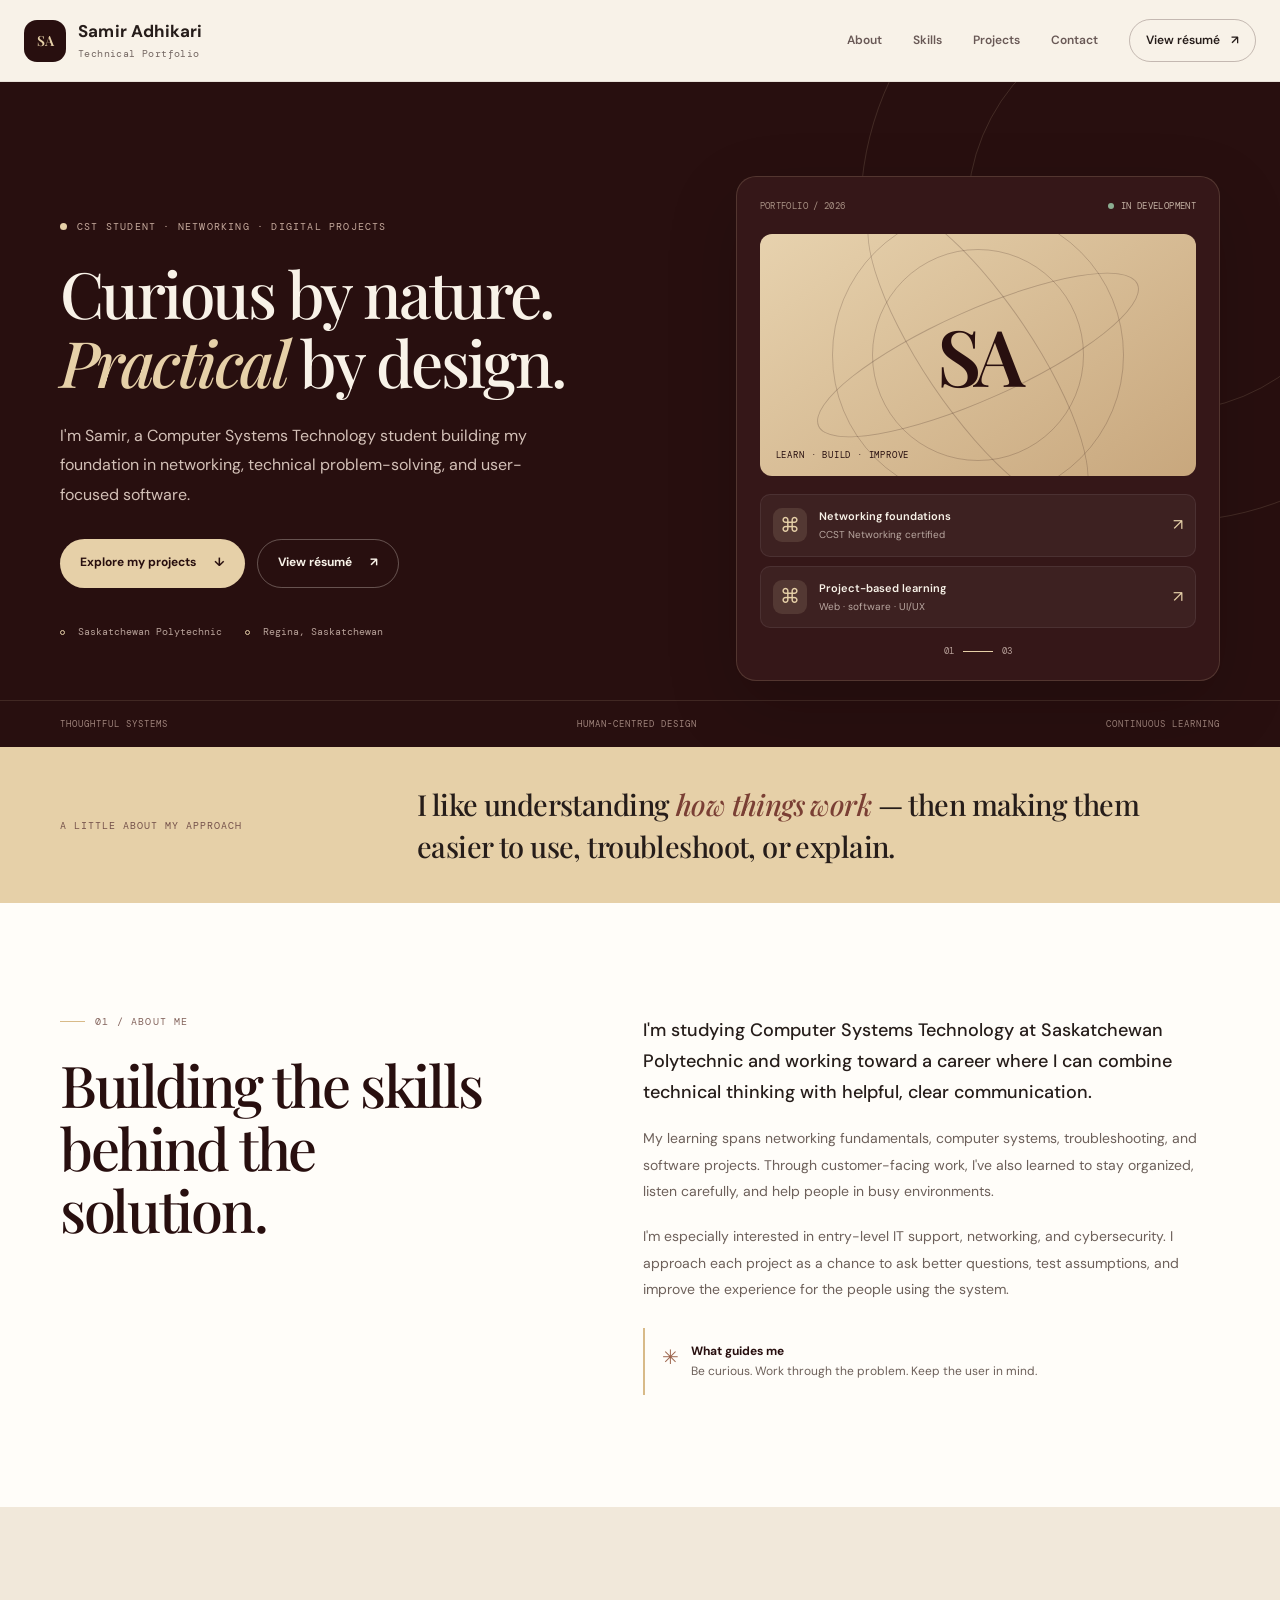
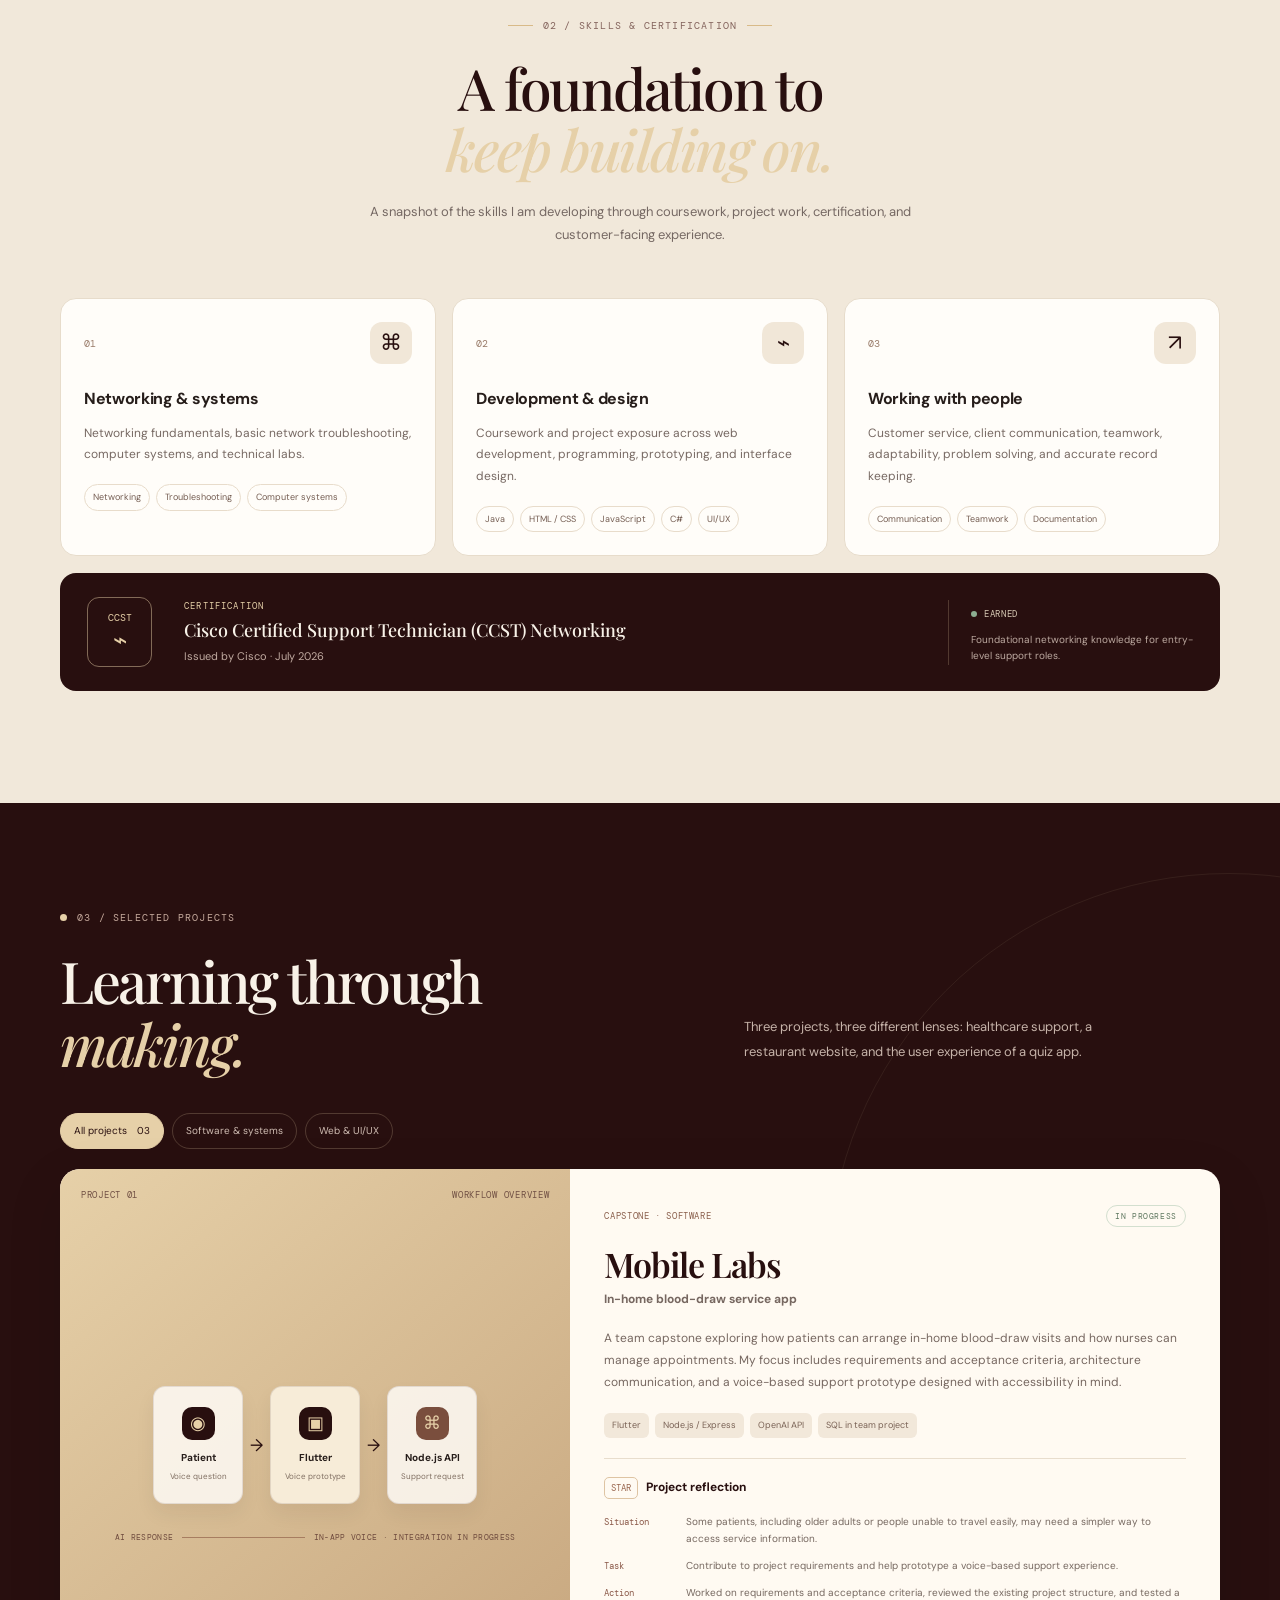
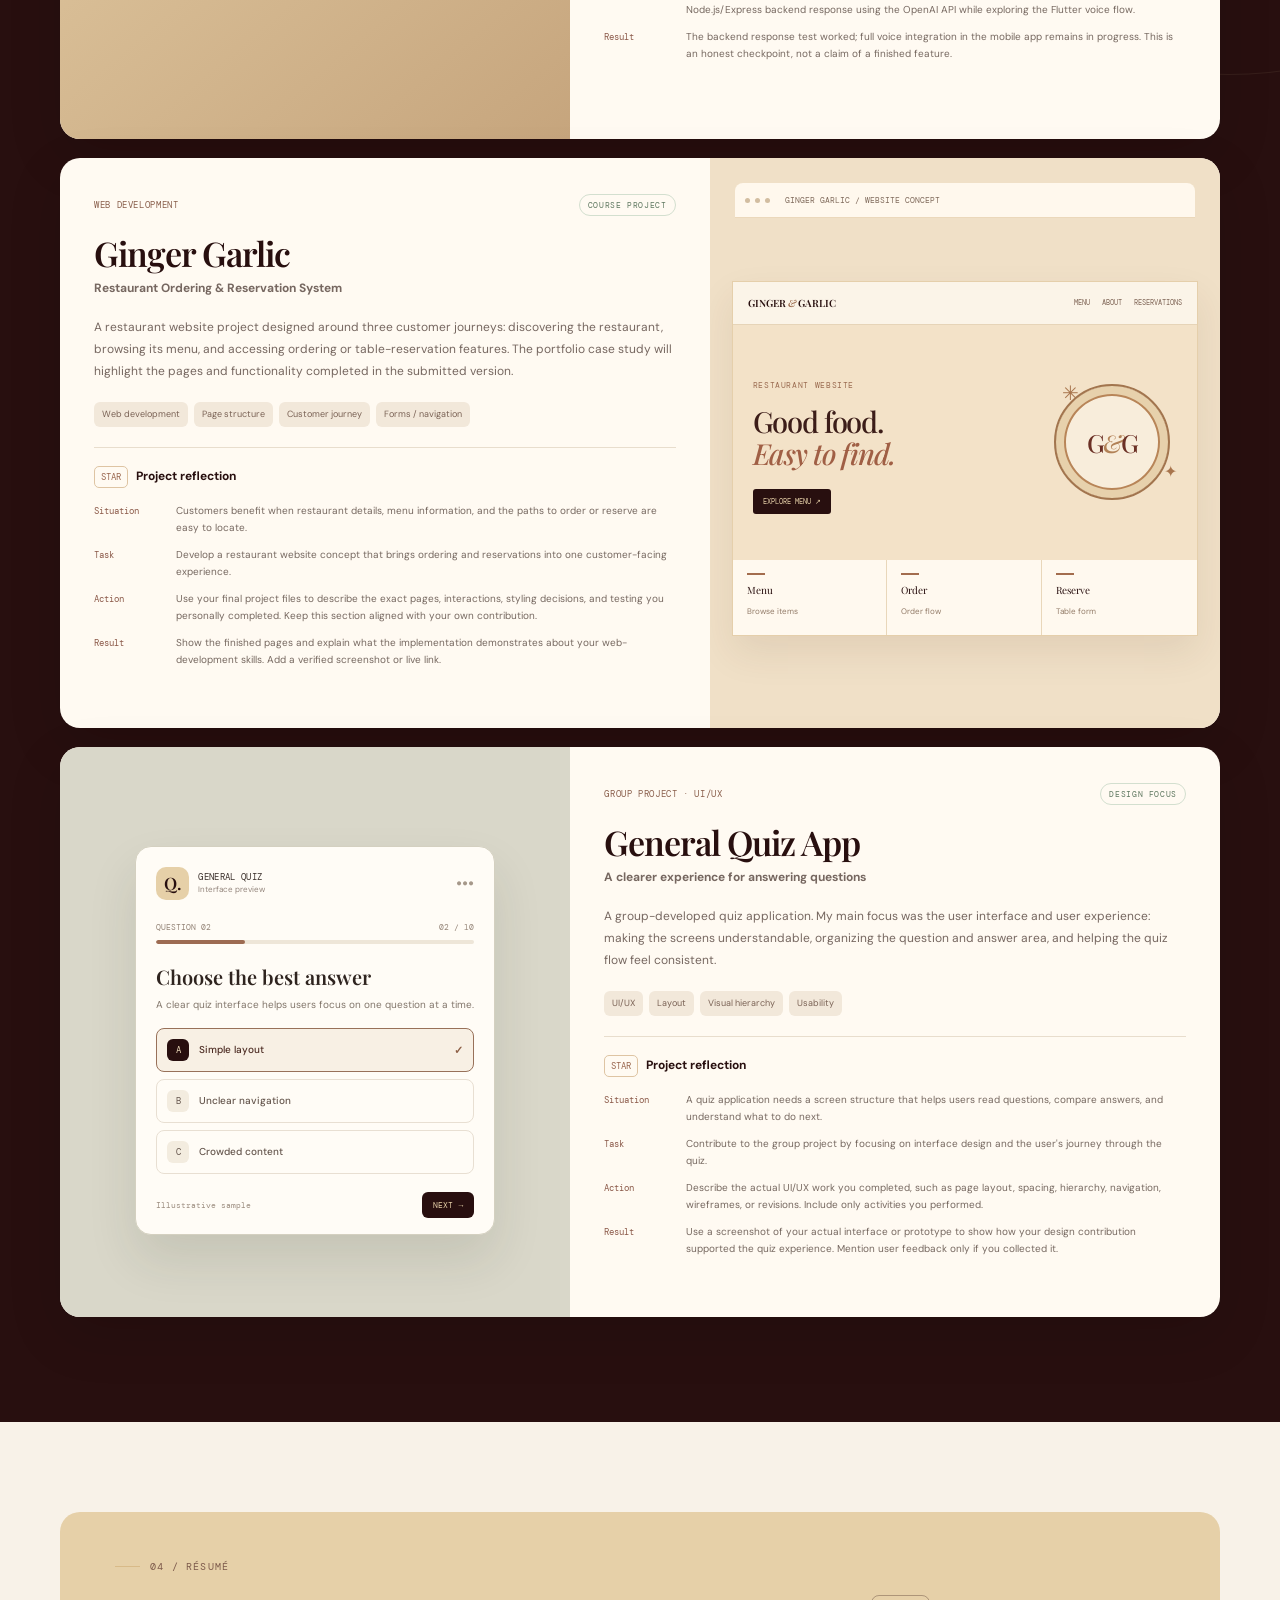
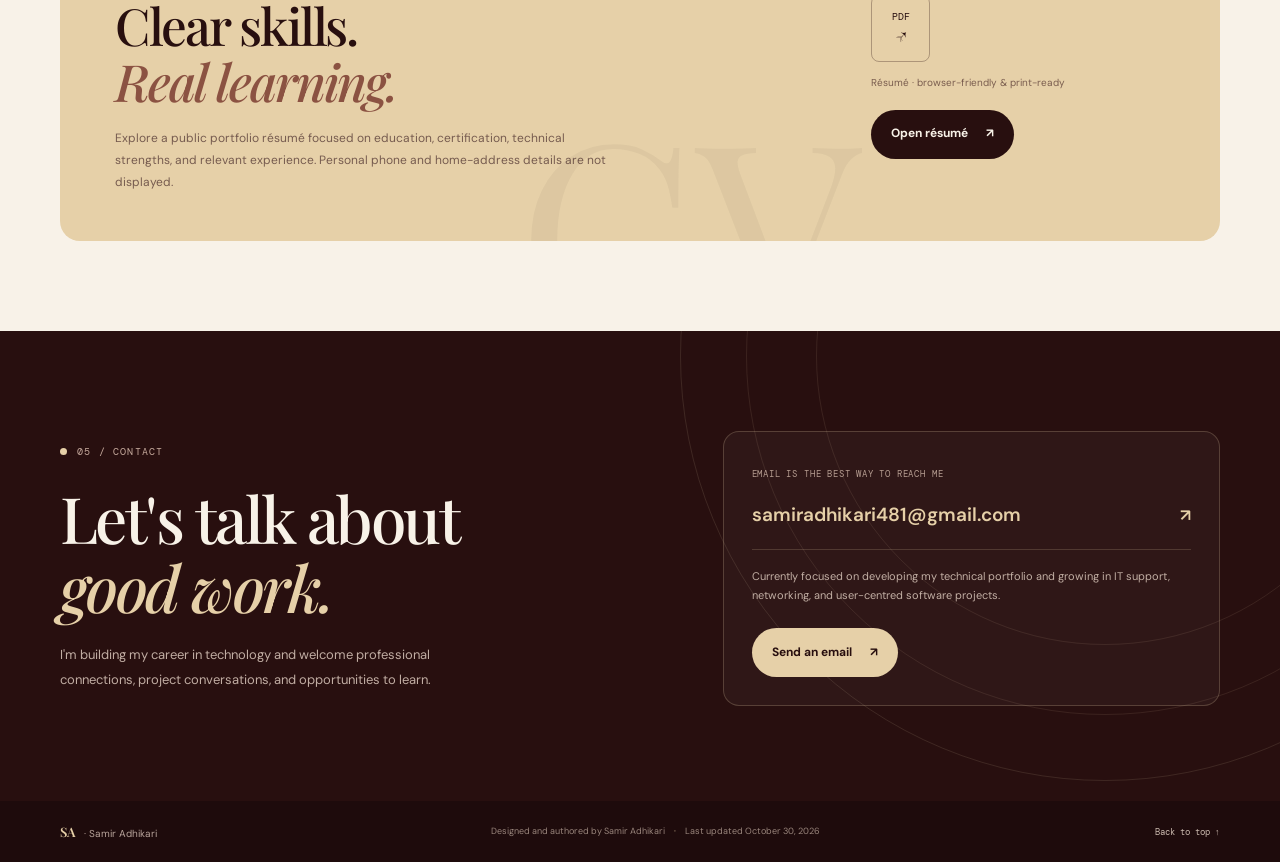
<file: index.html>
<!doctype html>
<html lang="en">
<head>
  <meta charset="utf-8">
  <meta name="viewport" content="width=device-width, initial-scale=1">
  <meta name="theme-color" content="#280f0f">
  <meta name="description" content="Samir Adhikari's STAR portfolio: computer systems technology, networking, web projects, UI/UX, and IT support.">
  <title>Samir Adhikari | Technical Portfolio</title>
  <link rel="stylesheet" href="styles.css">
  <script defer src="script.js"></script>
</head>
<body>
  <a class="skip-link" href="#main">Skip to content</a>
  <header class="site-header">
    <div class="nav-shell">
      <a class="brand" href="#home" aria-label="Samir Adhikari home">
        <span class="brand-mark">SA</span>
        <span class="brand-label">Samir Adhikari<span class="brand-sub">Technical Portfolio</span></span>
      </a>
      <button class="menu-toggle" type="button" aria-label="Open navigation menu" aria-expanded="false" aria-controls="site-nav">
        <span></span><span></span>
      </button>
      <nav class="site-nav" id="site-nav" aria-label="Main navigation">
        <a href="#about">About</a>
        <a href="#skills">Skills</a>
        <a href="#projects">Projects</a>
        <a href="#contact">Contact</a>
        <a class="nav-resume" href="resume.html">View résumé <span aria-hidden="true">↗</span></a>
      </nav>
    </div>
  </header>

  <main id="main">
    <section class="hero section-dark" id="home">
      <div class="hero-orb orb-one" aria-hidden="true"></div>
      <div class="hero-orb orb-two" aria-hidden="true"></div>
      <div class="container hero-grid">
        <div class="hero-copy reveal">
          <p class="eyebrow light-eyebrow"><span class="eyebrow-dot"></span> CST STUDENT · NETWORKING · DIGITAL PROJECTS</p>
          <h1>Curious by nature.<br><em>Practical</em> by design.</h1>
          <p class="hero-lede">I'm Samir, a Computer Systems Technology student building my foundation in networking, technical problem-solving, and user-focused software.</p>
          <div class="hero-actions">
            <a class="button button-cream" href="#projects">Explore my projects <span aria-hidden="true">↓</span></a>
            <a class="button button-ghost" href="resume.html">View résumé <span aria-hidden="true">↗</span></a>
          </div>
          <div class="hero-meta">
            <span><span class="meta-dot"></span> Saskatchewan Polytechnic</span>
            <span><span class="meta-dot"></span> Regina, Saskatchewan</span>
          </div>
        </div>
        <div class="hero-visual reveal" aria-label="Portfolio highlights">
          <div class="visual-topline"><span>PORTFOLIO / 2026</span><span class="visual-status"><span></span> IN DEVELOPMENT</span></div>
          <div class="portrait-placeholder" aria-label="Decorative initials graphic, not a photograph">
            <span class="portrait-orbit orbit-a"></span><span class="portrait-orbit orbit-b"></span>
            <span class="portrait-initials">SA</span>
            <span class="portrait-caption">LEARN · BUILD · IMPROVE</span>
          </div>
          <div class="highlight-stack">
            <div class="highlight-row"><span class="highlight-icon icon-network" aria-hidden="true">⌘</span><div><strong>Networking foundations</strong><small>CCST Networking certified</small></div><span class="highlight-arrow">↗</span></div>
            <div class="highlight-row"><span class="highlight-icon icon-build" aria-hidden="true">⌘</span><div><strong>Project-based learning</strong><small>Web · software · UI/UX</small></div><span class="highlight-arrow">↗</span></div>
          </div>
          <div class="visual-index">01 <span></span> 03</div>
        </div>
      </div>
      <div class="hero-bottomline" aria-hidden="true"><span>THOUGHTFUL SYSTEMS</span><span>HUMAN-CENTRED DESIGN</span><span>CONTINUOUS LEARNING</span></div>
    </section>

    <section class="intro-band">
      <div class="container intro-grid">
        <p class="section-kicker">A LITTLE ABOUT MY APPROACH</p>
        <p class="intro-statement">I like understanding <span>how things work</span> — then making them easier to use, troubleshoot, or explain.</p>
      </div>
    </section>

    <section class="section section-light" id="about">
      <div class="container two-column">
        <div class="section-heading reveal">
          <p class="eyebrow"><span class="eyebrow-line"></span> 01 / ABOUT ME</p>
          <h2>Building the skills<br>behind the solution.</h2>
        </div>
        <div class="about-copy reveal">
          <p class="lead-copy">I'm studying Computer Systems Technology at Saskatchewan Polytechnic and working toward a career where I can combine technical thinking with helpful, clear communication.</p>
          <p>My learning spans networking fundamentals, computer systems, troubleshooting, and software projects. Through customer-facing work, I've also learned to stay organized, listen carefully, and help people in busy environments.</p>
          <p>I'm especially interested in entry-level IT support, networking, and cybersecurity. I approach each project as a chance to ask better questions, test assumptions, and improve the experience for the people using the system.</p>
          <div class="about-note"><span class="note-symbol">✳</span><p><strong>What guides me</strong><br>Be curious. Work through the problem. Keep the user in mind.</p></div>
        </div>
      </div>
    </section>

    <section class="section skills-section" id="skills">
      <div class="container">
        <div class="section-heading centered-heading reveal">
          <p class="eyebrow"><span class="eyebrow-line"></span> 02 / SKILLS & CERTIFICATION <span class="eyebrow-line"></span></p>
          <h2>A foundation to<br><em>keep building on.</em></h2>
          <p class="section-description">A snapshot of the skills I am developing through coursework, project work, certification, and customer-facing experience.</p>
        </div>
        <div class="skills-grid">
          <article class="skill-card reveal">
            <div class="skill-card-head"><span class="skill-number">01</span><span class="skill-icon" aria-hidden="true">⌘</span></div>
            <h3>Networking & systems</h3>
            <p>Networking fundamentals, basic network troubleshooting, computer systems, and technical labs.</p>
            <div class="tag-list"><span>Networking</span><span>Troubleshooting</span><span>Computer systems</span></div>
          </article>
          <article class="skill-card reveal">
            <div class="skill-card-head"><span class="skill-number">02</span><span class="skill-icon" aria-hidden="true">⌁</span></div>
            <h3>Development & design</h3>
            <p>Coursework and project exposure across web development, programming, prototyping, and interface design.</p>
            <div class="tag-list"><span>Java</span><span>HTML / CSS</span><span>JavaScript</span><span>C#</span><span>UI/UX</span></div>
          </article>
          <article class="skill-card reveal">
            <div class="skill-card-head"><span class="skill-number">03</span><span class="skill-icon" aria-hidden="true">↗</span></div>
            <h3>Working with people</h3>
            <p>Customer service, client communication, teamwork, adaptability, problem solving, and accurate record keeping.</p>
            <div class="tag-list"><span>Communication</span><span>Teamwork</span><span>Documentation</span></div>
          </article>
        </div>
        <article class="cert-card reveal">
          <div class="cert-mark" aria-hidden="true"><span>CCST</span><b>⌁</b></div>
          <div class="cert-main"><p class="cert-label">CERTIFICATION</p><h3>Cisco Certified Support Technician (CCST) Networking</h3><p>Issued by Cisco · July 2026</p></div>
          <div class="cert-side"><span class="cert-status"><span></span> EARNED</span><p>Foundational networking knowledge for entry-level support roles.</p></div>
        </article>
      </div>
    </section>

    <section class="section projects-section section-dark" id="projects">
      <div class="container">
        <div class="projects-heading reveal">
          <div class="section-heading">
            <p class="eyebrow light-eyebrow"><span class="eyebrow-dot"></span> 03 / SELECTED PROJECTS</p>
            <h2>Learning through<br><em>making.</em></h2>
          </div>
          <p class="projects-intro">Three projects, three different lenses: healthcare support, a restaurant website, and the user experience of a quiz app.</p>
        </div>
        <div class="project-filters reveal" role="group" aria-label="Filter projects">
          <button class="filter-button is-active" type="button" data-filter="all" aria-pressed="true">All projects <span>03</span></button>
          <button class="filter-button" type="button" data-filter="software" aria-pressed="false">Software & systems</button>
          <button class="filter-button" type="button" data-filter="web" aria-pressed="false">Web & UI/UX</button>
        </div>

        <article class="project-card reveal" data-category="software" id="mobile-labs">
          <div class="project-art art-mobile" role="img" aria-label="Illustrative workflow showing voice support moving from a Flutter prototype to a Node.js backend and AI response; not an application screenshot.">
            <div class="art-label"><span>PROJECT 01</span><span>WORKFLOW OVERVIEW</span></div>
            <div class="flow-board">
              <div class="flow-node node-user"><span class="flow-symbol">◉</span><strong>Patient</strong><small>Voice question</small></div>
              <span class="flow-connector">→</span>
              <div class="flow-node node-app"><span class="flow-symbol">▣</span><strong>Flutter</strong><small>Voice prototype</small></div>
              <span class="flow-connector">→</span>
              <div class="flow-node node-api"><span class="flow-symbol">⌘</span><strong>Node.js API</strong><small>Support request</small></div>
            </div>
            <div class="flow-return"><span>AI RESPONSE</span><span class="return-line"></span><span>IN-APP VOICE · INTEGRATION IN PROGRESS</span></div>
          </div>
          <div class="project-content">
            <div class="project-meta"><span class="project-type">CAPSTONE · SOFTWARE</span><span class="project-state">IN PROGRESS</span></div>
            <h3>Mobile Labs</h3>
            <p class="project-subtitle">In-home blood-draw service app</p>
            <p>A team capstone exploring how patients can arrange in-home blood-draw visits and how nurses can manage appointments. My focus includes requirements and acceptance criteria, architecture communication, and a voice-based support prototype designed with accessibility in mind.</p>
            <div class="project-tags"><span>Flutter</span><span>Node.js / Express</span><span>OpenAI API</span><span>SQL in team project</span></div>
            <div class="star-block">
              <h4><span>STAR</span> Project reflection</h4>
              <dl>
                <div><dt>Situation</dt><dd>Some patients, including older adults or people unable to travel easily, may need a simpler way to access service information.</dd></div>
                <div><dt>Task</dt><dd>Contribute to project requirements and help prototype a voice-based support experience.</dd></div>
                <div><dt>Action</dt><dd>Worked on requirements and acceptance criteria, reviewed the existing project structure, and tested a Node.js/Express backend response using the OpenAI API while exploring the Flutter voice flow.</dd></div>
                <div><dt>Result</dt><dd>The backend response test worked; full voice integration in the mobile app remains in progress. This is an honest checkpoint, not a claim of a finished feature.</dd></div>
              </dl>
            </div>
          </div>
        </article>

        <article class="project-card project-card-reverse reveal" data-category="web" id="ginger-garlic">
          <div class="project-art art-restaurant" role="img" aria-label="Illustrative restaurant website layout with menu cards; not a screenshot of the completed Ginger Garlic project.">
            <div class="browser-bar"><span></span><span></span><span></span><small>GINGER GARLIC / WEBSITE CONCEPT</small></div>
            <div class="restaurant-preview">
              <div class="restaurant-nav"><strong>GINGER <i>&</i> GARLIC</strong><span>MENU&nbsp;&nbsp; ABOUT&nbsp;&nbsp; RESERVATIONS</span></div>
              <div class="restaurant-hero"><div><small>RESTAURANT WEBSITE</small><h4>Good food.<br><em>Easy to find.</em></h4><span class="preview-button">EXPLORE MENU ↗</span></div><div class="food-orbit" aria-hidden="true"><span class="plate-ring"></span><span class="plate-center">G<span>&</span>G</span><span class="plate-spark spark-1">✳</span><span class="plate-spark spark-2">✦</span></div></div>
              <div class="menu-strip"><div><span class="menu-line"></span><b>Menu</b><small>Browse items</small></div><div><span class="menu-line"></span><b>Order</b><small>Order flow</small></div><div><span class="menu-line"></span><b>Reserve</b><small>Table form</small></div></div>
            </div>
          </div>
          <div class="project-content">
            <div class="project-meta"><span class="project-type">WEB DEVELOPMENT</span><span class="project-state">COURSE PROJECT</span></div>
            <h3>Ginger Garlic</h3>
            <p class="project-subtitle">Restaurant Ordering & Reservation System</p>
            <p>A restaurant website project designed around three customer journeys: discovering the restaurant, browsing its menu, and accessing ordering or table-reservation features. The portfolio case study will highlight the pages and functionality completed in the submitted version.</p>
            <div class="project-tags"><span>Web development</span><span>Page structure</span><span>Customer journey</span><span>Forms / navigation</span></div>
            <div class="star-block">
              <h4><span>STAR</span> Project reflection</h4>
              <dl>
                <div><dt>Situation</dt><dd>Customers benefit when restaurant details, menu information, and the paths to order or reserve are easy to locate.</dd></div>
                <div><dt>Task</dt><dd>Develop a restaurant website concept that brings ordering and reservations into one customer-facing experience.</dd></div>
                <div><dt>Action</dt><dd>Use your final project files to describe the exact pages, interactions, styling decisions, and testing you personally completed. Keep this section aligned with your own contribution.</dd></div>
                <div><dt>Result</dt><dd>Show the finished pages and explain what the implementation demonstrates about your web-development skills. Add a verified screenshot or live link.</dd></div>
              </dl>
            </div>
          </div>
        </article>

        <article class="project-card reveal" data-category="web" id="quiz-app">
          <div class="project-art art-quiz" role="img" aria-label="Illustrative quiz interface showing question layout and answer options; not a screenshot of the submitted quiz app.">
            <div class="quiz-window">
              <div class="quiz-window-head"><span class="quiz-mark">Q.</span><div><strong>GENERAL QUIZ</strong><small>Interface preview</small></div><span class="quiz-menu">•••</span></div>
              <div class="quiz-progress-label"><span>QUESTION 02</span><span>02 / 10</span></div><div class="quiz-progress"><span></span></div>
              <h4>Choose the best answer</h4><p class="quiz-prompt">A clear quiz interface helps users focus on one question at a time.</p>
              <div class="quiz-option selected"><span>A</span><b>Simple layout</b><span class="option-check">✓</span></div>
              <div class="quiz-option"><span>B</span><b>Unclear navigation</b></div>
              <div class="quiz-option"><span>C</span><b>Crowded content</b></div>
              <div class="quiz-footer"><span>Illustrative sample</span><button type="button" tabindex="-1" aria-hidden="true">NEXT →</button></div>
            </div>
          </div>
          <div class="project-content">
            <div class="project-meta"><span class="project-type">GROUP PROJECT · UI/UX</span><span class="project-state">DESIGN FOCUS</span></div>
            <h3>General Quiz App</h3>
            <p class="project-subtitle">A clearer experience for answering questions</p>
            <p>A group-developed quiz application. My main focus was the user interface and user experience: making the screens understandable, organizing the question and answer area, and helping the quiz flow feel consistent.</p>
            <div class="project-tags"><span>UI/UX</span><span>Layout</span><span>Visual hierarchy</span><span>Usability</span></div>
            <div class="star-block">
              <h4><span>STAR</span> Project reflection</h4>
              <dl>
                <div><dt>Situation</dt><dd>A quiz application needs a screen structure that helps users read questions, compare answers, and understand what to do next.</dd></div>
                <div><dt>Task</dt><dd>Contribute to the group project by focusing on interface design and the user's journey through the quiz.</dd></div>
                <div><dt>Action</dt><dd>Describe the actual UI/UX work you completed, such as page layout, spacing, hierarchy, navigation, wireframes, or revisions. Include only activities you performed.</dd></div>
                <div><dt>Result</dt><dd>Use a screenshot of your actual interface or prototype to show how your design contribution supported the quiz experience. Mention user feedback only if you collected it.</dd></div>
              </dl>
            </div>
          </div>
        </article>
      </div>
    </section>

    <section class="section resume-section" id="resume">
      <div class="container resume-callout reveal">
        <div><p class="eyebrow"><span class="eyebrow-line"></span> 04 / RÉSUMÉ</p><h2>Clear skills.<br><em>Real learning.</em></h2><p>Explore a public portfolio résumé focused on education, certification, technical strengths, and relevant experience. Personal phone and home-address details are not displayed.</p></div>
        <div class="resume-action"><div class="resume-file-icon" aria-hidden="true"><span>PDF</span><b>↗</b></div><p>Résumé · browser-friendly & print-ready</p><a class="button button-dark" href="resume.html">Open résumé <span aria-hidden="true">↗</span></a></div>
      </div>
    </section>

    <section class="contact-section section-dark" id="contact">
      <div class="contact-pattern" aria-hidden="true"></div>
      <div class="container contact-grid reveal">
        <div><p class="eyebrow light-eyebrow"><span class="eyebrow-dot"></span> 05 / CONTACT</p><h2>Let's talk about<br><em>good work.</em></h2><p class="contact-intro">I'm building my career in technology and welcome professional connections, project conversations, and opportunities to learn.</p></div>
        <div class="contact-panel"><span class="contact-label">EMAIL IS THE BEST WAY TO REACH ME</span><a class="email-link" href="mailto:samiradhikari481@gmail.com">samiradhikari481@gmail.com <span aria-hidden="true">↗</span></a><div class="contact-rule"></div><p>Currently focused on developing my technical portfolio and growing in IT support, networking, and user-centred software projects.</p><a class="button button-cream" href="mailto:samiradhikari481@gmail.com?subject=Portfolio%20contact">Send an email <span aria-hidden="true">↗</span></a></div>
      </div>
    </section>
  </main>

  <footer class="site-footer">
    <div class="container footer-grid"><a class="footer-brand" href="#home">SA<span> · Samir Adhikari</span></a><p>Designed and authored by Samir Adhikari <span>·</span> Last updated October 30, 2026</p><a href="#home" class="back-top">Back to top ↑</a></div>
  </footer>
</body>
</html>
</file>
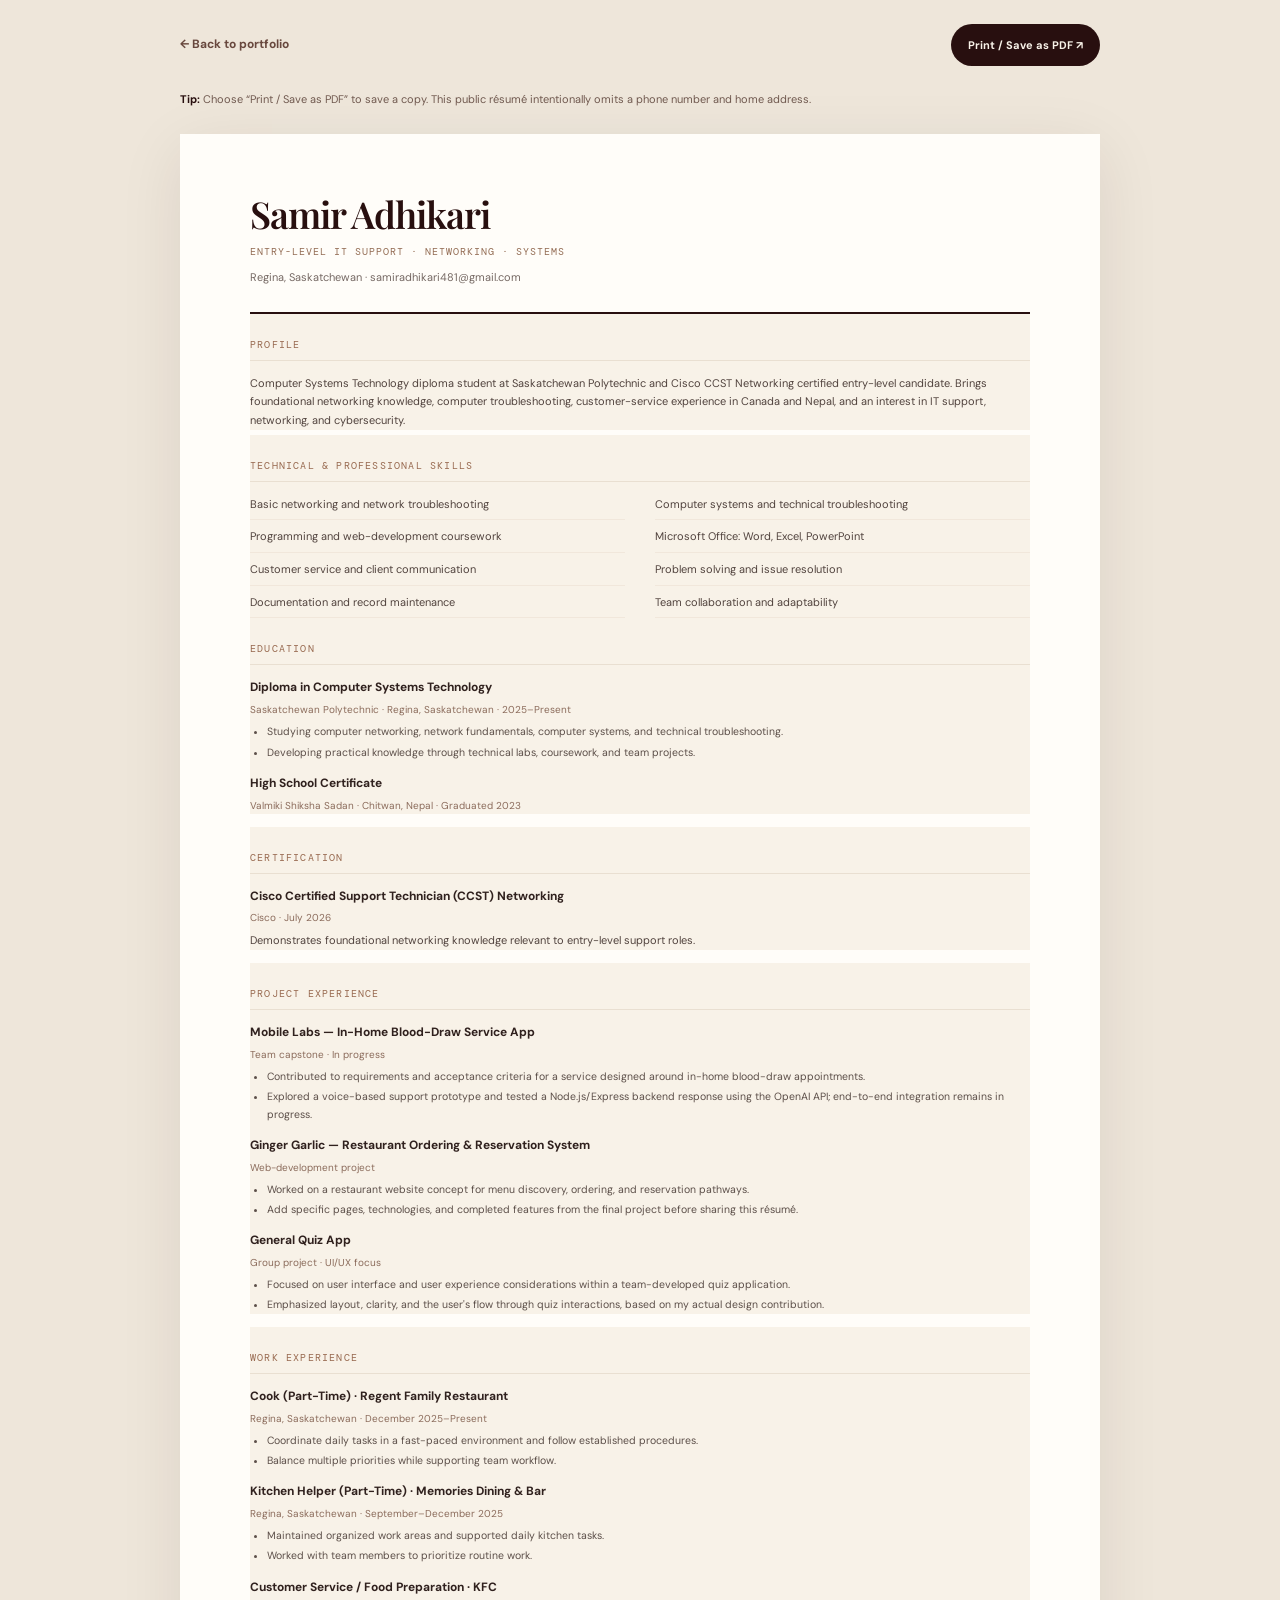
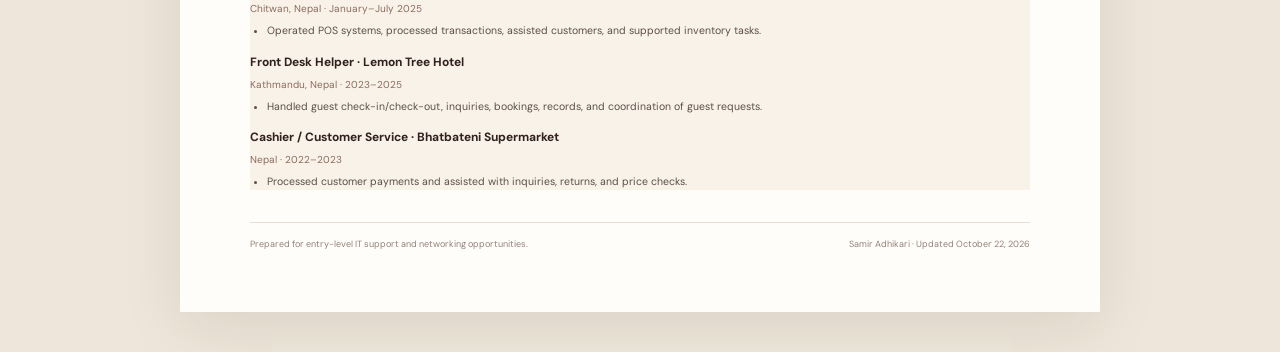
<file: resume.html>
<!doctype html>
<html lang="en">
<head>
  <meta charset="utf-8">
  <meta name="viewport" content="width=device-width, initial-scale=1">
  <meta name="description" content="Public portfolio résumé for Samir Adhikari, Computer Systems Technology student.">
  <title>Résumé | Samir Adhikari</title>
  <link rel="stylesheet" href="styles.css">
  <style>
    body{background:#eee6da}.resume-toolbar{width:min(920px,calc(100% - 32px));margin:24px auto;display:flex;justify-content:space-between;align-items:center;gap:14px}.resume-toolbar a{font-size:12px;color:#68483e;font-weight:700}.resume-toolbar button{border:0;background:#280f0f;color:#f8f2e8;border-radius:999px;padding:12px 17px;cursor:pointer;font-size:11px;font-weight:700}.resume-sheet{width:min(920px,calc(100% - 32px));min-height:1100px;margin:0 auto 40px;background:#fffdf9;padding:60px 70px;box-shadow:0 15px 60px rgba(40,15,15,.09)}.resume-header{border-bottom:2px solid #280f0f;padding-bottom:21px}.resume-header h1{font:600 37px/1.1 'Playfair Display',Georgia,serif;letter-spacing:-.03em;color:#280f0f;margin:0}.resume-header .role{font:10px 'DM Mono',monospace;letter-spacing:.1em;color:#946d55;margin:10px 0}.resume-header p{font-size:11px;color:#756863;margin:5px 0}.resume-section{padding:24px 0 0}.resume-section h2{font:10px 'DM Mono',monospace;letter-spacing:.12em;color:#986a50;border-bottom:1px solid #e9dfd1;padding-bottom:9px;margin:0 0 13px}.resume-section p{font-size:11px;line-height:1.7;color:#51433e;margin:5px 0}.resume-skills{display:grid;grid-template-columns:1fr 1fr;gap:7px 30px}.resume-skills p{border-bottom:1px solid #f1e7db;padding-bottom:6px;margin:0}.resume-entry{margin:0 0 13px}.resume-entry h3{font-size:12px;color:#30211e;margin:0}.resume-entry .sub{font-size:10px;color:#8b6b5b;margin:3px 0 5px}.resume-entry ul{margin:5px 0 0;padding-left:17px}.resume-entry li{font-size:10.5px;color:#5c4f49;line-height:1.65;margin:3px 0}.resume-foot{font-size:9px;color:#928178;border-top:1px solid #e8ded1;margin-top:32px;padding-top:14px;display:flex;justify-content:space-between;gap:12px}.resume-hint{width:min(920px,calc(100% - 32px));margin:0 auto 25px;color:#70594f;font-size:11px;line-height:1.7}.resume-hint strong{color:#280f0f}
    @media(max-width:620px){.resume-sheet{padding:32px 25px;min-height:auto}.resume-header h1{font-size:30px}.resume-skills{grid-template-columns:1fr}.resume-foot{flex-direction:column}.resume-toolbar{align-items:flex-start}.resume-toolbar button{white-space:nowrap}}
    @media print{@page{size:letter;margin:0.55in}body{background:#fff}.resume-toolbar,.resume-hint{display:none!important}.resume-sheet{width:100%;min-height:0;margin:0;padding:0;box-shadow:none}.resume-header h1{font-size:30px}.resume-section{padding-top:17px}.resume-entry{break-inside:avoid}.resume-foot{margin-top:18px}*{-webkit-print-color-adjust:exact;print-color-adjust:exact}}
  </style>
</head>
<body>
  <div class="resume-toolbar"><a href="index.html">← Back to portfolio</a><button type="button" onclick="window.print()">Print / Save as PDF ↗</button></div>
  <p class="resume-hint"><strong>Tip:</strong> Choose “Print / Save as PDF” to save a copy. This public résumé intentionally omits a phone number and home address.</p>
  <main class="resume-sheet">
    <header class="resume-header">
      <h1>Samir Adhikari</h1>
      <p class="role">ENTRY-LEVEL IT SUPPORT · NETWORKING · SYSTEMS</p>
      <p>Regina, Saskatchewan · <a href="mailto:samiradhikari481@gmail.com">samiradhikari481@gmail.com</a></p>
    </header>
    <section class="resume-section"><h2>PROFILE</h2><p>Computer Systems Technology diploma student at Saskatchewan Polytechnic and Cisco CCST Networking certified entry-level candidate. Brings foundational networking knowledge, computer troubleshooting, customer-service experience in Canada and Nepal, and an interest in IT support, networking, and cybersecurity.</p></section>
    <section class="resume-section"><h2>TECHNICAL & PROFESSIONAL SKILLS</h2><div class="resume-skills">
      <p>Basic networking and network troubleshooting</p><p>Computer systems and technical troubleshooting</p><p>Programming and web-development coursework</p><p>Microsoft Office: Word, Excel, PowerPoint</p><p>Customer service and client communication</p><p>Problem solving and issue resolution</p><p>Documentation and record maintenance</p><p>Team collaboration and adaptability</p>
    </div></section>
    <section class="resume-section"><h2>EDUCATION</h2><div class="resume-entry"><h3>Diploma in Computer Systems Technology</h3><p class="sub">Saskatchewan Polytechnic · Regina, Saskatchewan · 2025–Present</p><ul><li>Studying computer networking, network fundamentals, computer systems, and technical troubleshooting.</li><li>Developing practical knowledge through technical labs, coursework, and team projects.</li></ul></div><div class="resume-entry"><h3>High School Certificate</h3><p class="sub">Valmiki Shiksha Sadan · Chitwan, Nepal · Graduated 2023</p></div></section>
    <section class="resume-section"><h2>CERTIFICATION</h2><div class="resume-entry"><h3>Cisco Certified Support Technician (CCST) Networking</h3><p class="sub">Cisco · July 2026</p><p>Demonstrates foundational networking knowledge relevant to entry-level support roles.</p></div></section>
    <section class="resume-section"><h2>PROJECT EXPERIENCE</h2><div class="resume-entry"><h3>Mobile Labs — In-Home Blood-Draw Service App</h3><p class="sub">Team capstone · In progress</p><ul><li>Contributed to requirements and acceptance criteria for a service designed around in-home blood-draw appointments.</li><li>Explored a voice-based support prototype and tested a Node.js/Express backend response using the OpenAI API; end-to-end integration remains in progress.</li></ul></div><div class="resume-entry"><h3>Ginger Garlic — Restaurant Ordering & Reservation System</h3><p class="sub">Web-development project</p><ul><li>Worked on a restaurant website concept for menu discovery, ordering, and reservation pathways.</li><li>Add specific pages, technologies, and completed features from the final project before sharing this résumé.</li></ul></div><div class="resume-entry"><h3>General Quiz App</h3><p class="sub">Group project · UI/UX focus</p><ul><li>Focused on user interface and user experience considerations within a team-developed quiz application.</li><li>Emphasized layout, clarity, and the user's flow through quiz interactions, based on my actual design contribution.</li></ul></div></section>
    <section class="resume-section"><h2>WORK EXPERIENCE</h2>
      <div class="resume-entry"><h3>Cook (Part-Time) · Regent Family Restaurant</h3><p class="sub">Regina, Saskatchewan · December 2025–Present</p><ul><li>Coordinate daily tasks in a fast-paced environment and follow established procedures.</li><li>Balance multiple priorities while supporting team workflow.</li></ul></div>
      <div class="resume-entry"><h3>Kitchen Helper (Part-Time) · Memories Dining & Bar</h3><p class="sub">Regina, Saskatchewan · September–December 2025</p><ul><li>Maintained organized work areas and supported daily kitchen tasks.</li><li>Worked with team members to prioritize routine work.</li></ul></div>
      <div class="resume-entry"><h3>Customer Service / Food Preparation · KFC</h3><p class="sub">Chitwan, Nepal · January–July 2025</p><ul><li>Operated POS systems, processed transactions, assisted customers, and supported inventory tasks.</li></ul></div>
      <div class="resume-entry"><h3>Front Desk Helper · Lemon Tree Hotel</h3><p class="sub">Kathmandu, Nepal · 2023–2025</p><ul><li>Handled guest check-in/check-out, inquiries, bookings, records, and coordination of guest requests.</li></ul></div>
      <div class="resume-entry"><h3>Cashier / Customer Service · Bhatbateni Supermarket</h3><p class="sub">Nepal · 2022–2023</p><ul><li>Processed customer payments and assisted with inquiries, returns, and price checks.</li></ul></div>
    </section>
    <div class="resume-foot"><span>Prepared for entry-level IT support and networking opportunities.</span><span>Samir Adhikari · Updated October 22, 2026</span></div>
  </main>
</body>
</html>
</file>
<file: styles.css>
@import url('https://fonts.googleapis.com/css2?family=DM+Mono:wght@400;500&family=DM+Sans:wght@400;500;600;700&family=Playfair+Display:ital,wght@0,500;0,600;0,700;1,500;1,600&display=swap');
:root{--wine:#280f0f;--wine-2:#3a1718;--wine-3:#552a28;--cream:#f8f2e8;--paper:#fffdf9;--sand:#e6d0a8;--sand-2:#d8ba88;--ink:#261d1a;--muted:#756863;--line:#e5d9c8;--green:#8cae91;--serif:'Playfair Display',Georgia,serif;--sans:'DM Sans',Arial,sans-serif;--mono:'DM Mono',monospace;--radius:22px;--shadow:0 22px 60px rgba(40,15,15,.08)}
*{box-sizing:border-box}html{scroll-behavior:smooth;scroll-padding-top:90px}body{margin:0;background:var(--cream);color:var(--ink);font-family:var(--sans);font-size:15px;line-height:1.65;-webkit-font-smoothing:antialiased}a{color:inherit;text-decoration:none}button{font:inherit}.container{width:min(1160px,calc(100% - 48px));margin-inline:auto}.skip-link{position:absolute;left:16px;top:-60px;z-index:200;background:var(--sand);padding:10px 14px;border-radius:8px;color:var(--wine)}.skip-link:focus{top:10px}.site-header{height:82px;position:sticky;top:0;z-index:100;background:rgba(248,242,232,.94);backdrop-filter:blur(18px);border-bottom:1px solid rgba(40,15,15,.08)}.nav-shell{width:min(1280px,calc(100% - 48px));height:100%;margin:auto;display:flex;align-items:center;justify-content:space-between}.brand{display:flex;align-items:center;gap:12px}.brand-mark{width:42px;height:42px;background:var(--wine);color:var(--sand);display:grid;place-items:center;font:600 14px var(--serif);letter-spacing:-.5px;border-radius:13px}
.brand-label{
    font-weight:700;
    font-size:17px;
    line-height:1.25;
    letter-spacing:.01em
}
.brand-sub{display:block;color:var(--muted);font:10px var(--mono);letter-spacing:.04em;margin-top:4px}.site-nav{display:flex;align-items:center;gap:31px;font-size:12px;font-weight:600}.site-nav>a:not(.nav-resume){color:#695956;transition:color .2s}.site-nav>a:not(.nav-resume):hover{color:var(--wine)}.nav-resume{padding:11px 16px;border:1px solid rgba(40,15,15,.25);border-radius:99px}.nav-resume span{margin-left:8px}.menu-toggle{display:none;background:transparent;border:0;padding:10px}.menu-toggle span{display:block;width:23px;height:2px;background:var(--wine);margin:5px}
.section-dark{background:var(--wine);color:var(--cream)}.hero{position:relative;overflow:hidden;min-height:660px;padding:94px 0 66px}.hero-grid{position:relative;z-index:2;display:grid;grid-template-columns:1.04fr .86fr;gap:90px;align-items:center}.hero-orb{position:absolute;border:1px solid rgba(230,208,168,.14);border-radius:50%;pointer-events:none}.orb-one{width:620px;height:620px;right:-200px;top:-180px}.orb-two{width:400px;height:400px;right:-87px;top:-70px}.eyebrow{margin:0 0 25px;font:10px var(--mono);letter-spacing:.12em;color:#84645d;display:flex;align-items:center;gap:10px}.eyebrow-line{width:25px;height:1px;background:var(--sand-2);display:inline-block}.light-eyebrow{color:#c5a99c}.eyebrow-dot{width:7px;height:7px;background:var(--sand);border-radius:50%;display:inline-block}.hero h1,.section-heading h2,.resume-callout h2,.contact-grid h2{font:500 clamp(44px,5vw,68px)/1.08 var(--serif);letter-spacing:-.04em;margin:0}.hero h1 em,.section-heading h2 em,.resume-callout h2 em,.contact-grid h2 em{color:var(--sand);font-weight:500}.hero-lede{max-width:490px;color:#d3c0b7;font-size:16px;line-height:1.85;margin:25px 0 29px}.hero-actions{display:flex;flex-wrap:wrap;gap:12px}.button{min-height:49px;display:inline-flex;align-items:center;justify-content:center;gap:18px;padding:0 20px;border-radius:99px;font-size:12px;font-weight:700;transition:transform .2s,background .2s,border-color .2s}.button:hover{transform:translateY(-2px)}.button-cream{background:var(--sand);color:var(--wine)}.button-cream:hover{background:#f0dfbd}.button-ghost{border:1px solid rgba(248,242,232,.3);color:var(--cream)}.button-ghost:hover{border-color:var(--sand)}.button-dark{background:var(--wine);color:var(--cream)}.button-dark:hover{background:var(--wine-3)}.hero-meta{display:flex;gap:23px;flex-wrap:wrap;margin-top:37px;color:#b8a29a;font:10px var(--mono)}.meta-dot{width:5px;height:5px;border:1px solid var(--sand);border-radius:50%;display:inline-block;margin-right:7px;vertical-align:middle}.hero-visual{position:relative;background:#351718;border:1px solid rgba(230,208,168,.17);padding:23px;border-radius:20px;box-shadow:0 25px 70px rgba(0,0,0,.17);transform:rotate(.8deg)}.visual-topline{display:flex;justify-content:space-between;align-items:center;color:#a89184;font:9px var(--mono);letter-spacing:.04em}.visual-status{display:flex;align-items:center;gap:7px;color:#c4b1a3}.visual-status span{width:6px;height:6px;border-radius:50%;background:#8cae91}.portrait-placeholder{height:242px;margin:22px 0 18px;background:linear-gradient(145deg,#e7d2ae,#c8a77d);position:relative;overflow:hidden;border-radius:12px;display:grid;place-items:center;color:var(--wine)}.portrait-placeholder:before,.portrait-placeholder:after{content:'';position:absolute;border:1px solid rgba(40,15,15,.19);border-radius:50%;width:210px;height:210px}.portrait-placeholder:after{width:290px;height:290px}.portrait-orbit{position:absolute;border:1px solid rgba(40,15,15,.21);border-radius:50%;width:350px;height:90px;transform:rotate(-24deg)}.orbit-b{transform:rotate(56deg);width:360px;height:110px}.portrait-initials{font:600 78px/.9 var(--serif);letter-spacing:-.08em;position:relative;z-index:2}.portrait-caption{position:absolute;bottom:15px;left:16px;font:9px var(--mono);letter-spacing:.09em}.highlight-stack{display:grid;gap:9px}.highlight-row{display:flex;gap:12px;align-items:center;background:rgba(255,255,255,.045);border:1px solid rgba(255,255,255,.075);padding:12px;border-radius:10px}.highlight-icon{flex:none;width:34px;height:34px;background:rgba(230,208,168,.13);border-radius:9px;display:grid;place-items:center;color:var(--sand);font-size:20px}.highlight-row strong{display:block;font-size:11px;font-weight:600}.highlight-row small{display:block;color:#b9a7a0;font-size:10px;margin-top:2px}.highlight-arrow{margin-left:auto;color:var(--sand);font-size:16px}.visual-index{display:flex;justify-content:center;align-items:center;gap:9px;color:#b7a099;font:9px var(--mono);margin-top:17px}.visual-index span{width:30px;height:1px;background:var(--sand)}.hero-bottomline{display:flex;justify-content:space-between;gap:20px;position:absolute;left:0;right:0;bottom:0;padding:17px max(24px,calc((100vw - 1160px)/2));border-top:1px solid rgba(230,208,168,.13);font:9px var(--mono);color:#9e837b;letter-spacing:.11em}
.intro-band{background:var(--sand);padding:36px 0}.intro-grid{display:grid;grid-template-columns:.65fr 1.7fr;gap:50px;align-items:center}.section-kicker{font:10px var(--mono);letter-spacing:.1em;color:#75524b;margin:0}.intro-statement{font:500 clamp(21px,2.5vw,29px)/1.45 var(--serif);letter-spacing:-.02em;margin:0;max-width:810px}.intro-statement span{font-style:italic;color:#7a3f34}.section{padding:112px 0}.section-light{background:var(--paper)}.two-column{display:grid;grid-template-columns:.9fr 1.1fr;gap:110px}.section-heading h2{font-size:clamp(40px,4.5vw,58px);color:var(--wine)}.about-copy p{margin:0 0 18px;color:#6d605a;font-size:14px;line-height:1.9}.about-copy .lead-copy{font-size:18px;line-height:1.7;color:var(--ink);font-weight:500}.about-note{border-left:2px solid var(--sand-2);padding:13px 0 13px 17px;display:flex;gap:12px;margin-top:25px}.note-symbol{font-size:20px;color:#9c654d}.about-note p{font-size:12px;margin:0;line-height:1.7}.about-note strong{color:var(--wine)}
.skills-section{background:#f1e8da}.centered-heading{text-align:center;max-width:700px;margin:0 auto 52px}.centered-heading .eyebrow{justify-content:center}.centered-heading h2{font-size:clamp(40px,4.6vw,57px)}.section-description{color:var(--muted);max-width:560px;margin:20px auto 0;font-size:13px;line-height:1.8}.skills-grid{display:grid;grid-template-columns:repeat(3,1fr);gap:16px}.skill-card{background:#fffdf9;border:1px solid #e7dccb;border-radius:16px;padding:23px;min-height:242px;transition:transform .25s,box-shadow .25s}.skill-card:hover{transform:translateY(-4px);box-shadow:var(--shadow)}.skill-card-head{display:flex;justify-content:space-between;align-items:center;margin-bottom:22px}.skill-number{font:10px var(--mono);color:#997b69}.skill-icon{width:42px;height:42px;display:grid;place-items:center;background:#f1e7d8;border-radius:12px;color:var(--wine);font-size:22px}.skill-card h3{font-size:16px;letter-spacing:-.02em;margin:0 0 10px}.skill-card p{font-size:12px;color:#776963;line-height:1.8;margin:0 0 18px}.tag-list,.project-tags{display:flex;flex-wrap:wrap;gap:6px}.tag-list span{border:1px solid #e8dccb;color:#755e53;padding:5px 8px;border-radius:99px;font-size:9px}.cert-card{margin-top:17px;background:var(--wine);color:var(--cream);border-radius:16px;padding:24px 27px;display:grid;grid-template-columns:75px 1fr 245px;gap:22px;align-items:center}.cert-mark{height:70px;width:65px;border:1px solid rgba(230,208,168,.48);border-radius:12px;display:flex;flex-direction:column;align-items:center;justify-content:center;color:var(--sand);font:10px var(--mono)}.cert-mark b{font:24px var(--serif);line-height:1.2}.cert-label{color:var(--sand);font:9px var(--mono);letter-spacing:.13em;margin:0 0 6px}.cert-main h3{font:500 18px/1.35 var(--serif);margin:0 0 5px}.cert-main p:last-child{margin:0;font-size:11px;color:#c0aaa0}.cert-side{border-left:1px solid rgba(230,208,168,.22);padding-left:22px}.cert-status{display:inline-flex;align-items:center;gap:7px;color:#d7c9b4;font:9px var(--mono);letter-spacing:.07em}.cert-status span{width:6px;height:6px;background:#8cae91;border-radius:50%}.cert-side p{font-size:10px;color:#bca9a0;margin:7px 0 0;line-height:1.65}
.projects-section{position:relative;overflow:hidden;padding:108px 0 105px}.projects-section:before{content:'';position:absolute;right:-350px;top:70px;width:800px;height:800px;border:1px solid rgba(230,208,168,.08);border-radius:50%;pointer-events:none}.projects-heading{display:grid;grid-template-columns:1fr .8fr;gap:90px;align-items:end;position:relative}.projects-heading h2{color:var(--cream)}.projects-intro{color:#c6b3a9;max-width:360px;font-size:13px;line-height:1.9;margin:0 0 9px}.project-filters{position:relative;display:flex;gap:8px;flex-wrap:wrap;margin:39px 0 20px}.filter-button{border:1px solid rgba(230,208,168,.22);background:transparent;color:#cfbcb2;border-radius:99px;padding:9px 13px;font-size:10px;cursor:pointer;transition:.2s}.filter-button span{margin-left:7px;color:var(--sand)}.filter-button:hover,.filter-button.is-active{background:var(--sand);color:var(--wine);border-color:var(--sand)}.filter-button.is-active span{color:var(--wine)}.project-card{position:relative;display:grid;grid-template-columns:.88fr 1.12fr;gap:0;background:#fffaf2;color:var(--ink);border-radius:20px;overflow:hidden;margin-top:19px;box-shadow:0 18px 55px rgba(0,0,0,.12)}.project-card-reverse{grid-template-columns:1.12fr .88fr}.project-card-reverse .project-art{order:2}.project-card-reverse .project-content{order:1}.project-card[hidden]{display:none}.project-art{min-height:570px;padding:22px;background:#e9d5b3;position:relative;display:flex;flex-direction:column;justify-content:center;overflow:hidden}.art-mobile{background:linear-gradient(140deg,#e6d0a8,#c6a57d)}.art-label{position:absolute;top:20px;left:21px;right:21px;display:flex;justify-content:space-between;color:#715044;font:9px var(--mono);letter-spacing:.08em}.flow-board{display:flex;align-items:center;justify-content:center;gap:7px;margin-top:20px}.flow-node{min-width:90px;max-width:110px;min-height:118px;padding:12px 8px;background:rgba(255,253,249,.82);border:1px solid rgba(40,15,15,.1);border-radius:12px;display:flex;flex-direction:column;justify-content:center;align-items:center;text-align:center;box-shadow:0 10px 20px rgba(40,15,15,.06)}.flow-symbol{height:33px;width:33px;border-radius:10px;background:var(--wine);color:var(--sand);display:grid;place-items:center;font-size:18px;margin-bottom:10px}.flow-node strong{font-size:10px}.flow-node small{font-size:8px;color:#806f62;margin-top:4px}.flow-connector{color:var(--wine);font-size:17px}.node-app{background:#f7ecd8}.node-api .flow-symbol{background:#7a4e3d}.flow-return{display:flex;align-items:center;gap:9px;margin:28px 7% 0;color:#6f4b3e;font:8px var(--mono);letter-spacing:.04em}.return-line{height:1px;background:#a77d60;flex:1}.art-disclaimer{font:9px var(--mono);color:rgba(40,15,15,.7);text-align:center;position:absolute;bottom:14px;left:12px;right:12px;margin:0}.project-content{padding:36px 34px 31px}.project-meta{display:flex;justify-content:space-between;align-items:center;gap:12px;font:9px var(--mono);letter-spacing:.07em}.project-type{color:#8a5f4c}.project-state{color:#5e775f;border:1px solid #d3dfcf;padding:5px 8px;border-radius:99px;font-size:8px;white-space:nowrap}.project-content h3{font:600 34px/1.15 var(--serif);letter-spacing:-.03em;color:var(--wine);margin:18px 0 4px}.project-subtitle{font-size:12px;font-weight:700;color:#78574b;margin:0 0 16px!important}.project-content>p{font-size:12px;line-height:1.85;color:#766760;margin:0 0 17px}.project-tags{margin:20px 0}.project-tags span{padding:5px 8px;background:#f2e8da;border-radius:6px;color:#7a6255;font-size:9px}.star-block{border-top:1px solid #e8ddcd;padding-top:18px;margin-top:19px}.star-block h4{margin:0 0 14px;font-size:12px;color:var(--wine);display:flex;align-items:center;gap:8px}.star-block h4 span{font:9px var(--mono);color:#9a674f;border:1px solid #dec4a3;padding:4px 6px;border-radius:5px}.star-block dl{margin:0;display:grid;gap:10px}.star-block dl div{display:grid;grid-template-columns:72px 1fr;gap:10px}.star-block dt{font:9px var(--mono);color:#8b5949;padding-top:3px}.star-block dd{font-size:10px;line-height:1.7;color:#766860;margin:0}.artifact-reminder{background:#f6eddf;border:1px solid #ead7bc;border-radius:9px;padding:10px 12px;color:#795d4f!important;font-size:10px!important;margin:19px 0 0!important}.artifact-reminder span{color:#9d684e;margin-right:5px}.art-restaurant{background:#f0e0c7}.browser-bar{height:35px;position:absolute;top:25px;left:25px;right:25px;background:#fff8ed;border-radius:8px 8px 0 0;border-bottom:1px solid #ebd8bb;display:flex;align-items:center;padding:0 10px;gap:5px}.browser-bar>span{height:5px;width:5px;border-radius:50%;background:#d2bda0}.browser-bar small{margin-left:10px;font:8px var(--mono);color:#806b5c}.restaurant-preview{margin-top:30px;background:#fbf4e8;border:1px solid #e5cfab;box-shadow:0 17px 36px rgba(75,42,21,.09)}.restaurant-nav{padding:14px 15px;display:flex;justify-content:space-between;gap:8px;align-items:center;border-bottom:1px solid #e6d4b8}.restaurant-nav strong{font:600 10px var(--serif);color:var(--wine);white-space:nowrap}.restaurant-nav strong i{color:#9a684a}.restaurant-nav span{font:7px var(--mono);color:#816758}.restaurant-hero{min-height:235px;padding:27px 20px;background:#f3e2c8;display:flex;align-items:center;justify-content:space-between;gap:10px;overflow:hidden}.restaurant-hero small{font:8px var(--mono);letter-spacing:.08em;color:#9b6c51}.restaurant-hero h4{font:500 29px/1.1 var(--serif);color:#3c1d19;margin:10px 0 17px;letter-spacing:-.04em}.restaurant-hero h4 em{color:#a05f45}.preview-button{display:inline-block;padding:8px 10px;background:var(--wine);color:var(--sand);font:7px var(--mono);border-radius:3px}.food-orbit{position:relative;width:130px;height:130px;flex:none;display:grid;place-items:center}.plate-ring{width:116px;height:116px;display:block;border:2px solid #a2754e;border-radius:50%;box-shadow:inset 0 0 0 8px #e7d1ac,inset 0 0 0 10px #b88558;background:#f8eddb}.plate-center{position:absolute;font:500 25px var(--serif);color:#6b3025;letter-spacing:-.1em}.plate-center span{font-style:italic;color:#b28257}.plate-spark{position:absolute;color:#a8754d}.spark-1{top:0;left:15px;font-size:20px}.spark-2{right:0;bottom:22px;font-size:16px}.menu-strip{display:grid;grid-template-columns:repeat(3,1fr);background:#fff9ef}.menu-strip>div{padding:13px 14px;border-right:1px solid #e9d7ba}.menu-strip>div:last-child{border-right:0}.menu-line{display:block;width:18px;height:2px;background:#a36d4e;margin-bottom:8px}.menu-strip b{font:10px var(--serif);display:block;color:var(--wine)}.menu-strip small{font-size:8px;color:#927b68}.art-quiz{background:#d9d7c9;align-items:center}.quiz-window{width:min(100%,360px);background:#fffcf6;border:1px solid #d4d0c0;border-radius:16px;padding:20px 20px 16px;box-shadow:0 25px 50px rgba(38,44,30,.11);margin-top:16px}.quiz-window-head{display:flex;align-items:center;gap:9px}.quiz-mark{width:33px;height:33px;display:grid;place-items:center;border-radius:10px;background:#e6d0a8;color:var(--wine);font:600 17px var(--serif)}.quiz-window-head strong{display:block;font:9px var(--mono);letter-spacing:.04em;color:#3b302b}.quiz-window-head small{display:block;font-size:8px;color:#93857c}.quiz-menu{margin-left:auto;font-size:17px;color:#a6988a}.quiz-progress-label{display:flex;justify-content:space-between;font:8px var(--mono);color:#948477;margin-top:22px}.quiz-progress{height:4px;border-radius:9px;background:#eee6d8;margin:8px 0 20px;overflow:hidden}.quiz-progress span{display:block;width:28%;height:100%;background:#9d6b52;border-radius:9px}.quiz-window h4{font:600 20px/1.25 var(--serif);color:#2f241f;margin:0 0 8px}.quiz-prompt{font-size:10px;line-height:1.6;color:#82766b;margin:0 0 15px}.quiz-option{display:flex;align-items:center;gap:10px;border:1px solid #e8dfd2;border-radius:8px;padding:10px;margin-top:7px;color:#65564d}.quiz-option>span:first-child{width:22px;height:22px;background:#f3ecdf;border-radius:6px;display:grid;place-items:center;font:9px var(--mono)}.quiz-option b{font-size:10px;font-weight:500}.quiz-option.selected{border-color:#987159;background:#f8f0e4;color:#4c2b22}.quiz-option.selected>span:first-child{background:var(--wine);color:#f1dfbd}.option-check{margin-left:auto;color:#8d5f45;font-weight:bold;font-size:11px}.quiz-footer{display:flex;justify-content:space-between;align-items:center;margin-top:18px;color:#9d8e80;font:8px var(--mono)}.quiz-footer button{border:0;background:var(--wine);color:var(--sand);font:8px var(--mono);padding:8px 11px;border-radius:6px}.project-footnote{position:relative;display:flex;gap:12px;align-items:flex-start;color:#c2ada2;font-size:10px;line-height:1.7;margin-top:22px;max-width:800px}.footnote-icon{flex:none;border:1px solid rgba(230,208,168,.4);color:var(--sand);width:20px;height:20px;border-radius:50%;display:grid;place-items:center;font:10px var(--serif)}.project-footnote p{margin:0}.project-footnote strong{color:var(--sand);font-weight:600}
.resume-section{padding:90px 0;background:var(--cream)}.resume-callout{background:var(--sand);border-radius:20px;padding:48px 55px;display:grid;grid-template-columns:1.4fr .6fr;gap:70px;align-items:center;position:relative;overflow:hidden}.resume-callout:after{content:'CV';position:absolute;right:31%;bottom:-100px;font:300 260px/.9 var(--serif);color:rgba(40,15,15,.045);pointer-events:none}.resume-callout .eyebrow{color:#7d5a4b}.resume-callout h2{font-size:clamp(38px,4vw,53px);color:var(--wine)}.resume-callout h2 em{color:#8b5242}.resume-callout>div:first-child>p:last-child{max-width:500px;color:#765b4f;font-size:12px;line-height:1.85;margin:18px 0 0}.resume-action{z-index:1}.resume-file-icon{width:59px;height:67px;border:1px solid rgba(40,15,15,.3);border-radius:8px;display:flex;align-items:center;justify-content:center;flex-direction:column;color:var(--wine);position:relative}.resume-file-icon span{font:10px var(--mono)}.resume-file-icon b{font:18px var(--serif)}.resume-action p{font-size:10px;color:#795c4e;margin:13px 0 18px}.contact-section{position:relative;overflow:hidden;padding:100px 0 95px}.contact-pattern{position:absolute;right:-250px;top:-400px;width:850px;height:850px;border:1px solid rgba(230,208,168,.12);border-radius:50%}.contact-pattern:before,.contact-pattern:after{content:'';position:absolute;inset:65px;border:1px solid rgba(230,208,168,.1);border-radius:50%}.contact-pattern:after{inset:135px}.contact-grid{position:relative;display:grid;grid-template-columns:1fr .9fr;gap:110px;align-items:center}.contact-grid h2{color:var(--cream)}.contact-intro{max-width:410px;color:#c1ada3;font-size:13px;line-height:1.9;margin:22px 0 0}.contact-panel{border:1px solid rgba(230,208,168,.22);background:rgba(255,255,255,.035);border-radius:16px;padding:28px}.contact-label{font:9px var(--mono);letter-spacing:.09em;color:#b59c90}.email-link{margin:14px 0 18px;display:flex;align-items:center;justify-content:space-between;gap:10px;color:var(--sand);font-size:clamp(14px,1.6vw,19px);font-weight:600;word-break:break-word}.email-link span{font-size:17px}.contact-rule{height:1px;background:rgba(230,208,168,.18);margin-bottom:17px}.contact-panel>p{font-size:11px;color:#c2afa4;line-height:1.8;margin:0 0 22px}
.site-footer{background:#1e0b0c;color:#bca9a0;padding:22px 0}.footer-grid{display:flex;align-items:center;justify-content:space-between;gap:20px}.footer-brand{font:600 13px var(--serif);color:var(--sand)}.footer-brand span{font:10px var(--sans);color:#b8a49b;margin-left:5px}.footer-grid p{font-size:9px;margin:0;color:#99857c}.footer-grid p span{margin:0 7px;color:#dfc6a0}.back-top{font:9px var(--mono);color:#c9b8ad}.reveal{opacity:1;transform:translateY(0)}.js-ready .reveal{opacity:0;transform:translateY(18px);transition:opacity .65s ease,transform .65s ease}.js-ready .reveal.is-visible{opacity:1;transform:translateY(0)}.no-js .reveal{opacity:1;transform:none}
/* Print-friendly portfolio sections */
@media(max-width:1020px){.hero-grid{gap:45px}.two-column{gap:55px}.project-content{padding:30px 26px}.project-art{min-height:535px}.flow-board{gap:4px}.flow-node{min-width:78px;padding:10px 5px}.flow-connector{font-size:12px}.restaurant-hero{padding:22px 14px}.food-orbit{width:100px;height:100px}.plate-ring{width:93px;height:93px}.restaurant-hero h4{font-size:25px}.contact-grid{gap:55px}}
@media(max-width:760px){html{scroll-padding-top:75px}.container{width:min(100% - 34px,600px)}.site-header{height:70px}.nav-shell{width:calc(100% - 34px)}.menu-toggle{display:block;z-index:3}.site-nav{display:none;position:absolute;left:0;right:0;top:69px;background:var(--cream);padding:18px 22px 24px;border-bottom:1px solid var(--line);box-shadow:0 18px 30px rgba(40,15,15,.09);align-items:stretch;gap:0;flex-direction:column}.site-nav.is-open{display:flex}.site-nav>a{padding:13px 3px;border-bottom:1px solid #eadfce}.site-nav .nav-resume{margin-top:14px;text-align:center;border:1px solid #c7ae90}.hero{padding:68px 0 60px;min-height:auto}.hero-grid{grid-template-columns:1fr;gap:45px}.hero h1{font-size:clamp(43px,12vw,60px)}.hero-lede{font-size:14px;max-width:540px}.hero-visual{max-width:500px;width:100%;margin:auto;transform:none}.portrait-placeholder{height:205px}.hero-bottomline{position:relative;margin-top:48px;flex-wrap:wrap;justify-content:center;padding:16px 20px;gap:10px 20px;font-size:8px}.intro-grid{grid-template-columns:1fr;gap:13px}.intro-band{padding:27px 0}.section{padding:78px 0}.two-column{grid-template-columns:1fr;gap:24px}.section-heading h2{font-size:clamp(41px,10vw,54px)}.about-copy .lead-copy{font-size:16px}.skills-grid{grid-template-columns:1fr}.skill-card{min-height:0}.cert-card{grid-template-columns:60px 1fr;gap:15px;padding:20px}.cert-mark{height:63px;width:57px}.cert-main h3{font-size:16px}.cert-side{grid-column:1/-1;border-left:0;border-top:1px solid rgba(230,208,168,.22);padding:15px 0 0}.projects-section{padding:78px 0}.projects-heading{grid-template-columns:1fr;gap:17px}.projects-intro{max-width:520px}.project-filters{margin:25px 0 15px}.project-card,.project-card-reverse{grid-template-columns:1fr}.project-card-reverse .project-art,.project-card-reverse .project-content{order:initial}.project-art{min-height:390px}.project-content{padding:26px 22px}.project-content h3{font-size:31px}.flow-node{min-width:80px}.art-disclaimer{font-size:8px}.resume-section{padding:60px 0}.resume-callout{padding:32px 25px;grid-template-columns:1fr;gap:27px}.resume-callout:after{right:-30px;bottom:-70px}.resume-action{display:grid;grid-template-columns:60px 1fr;align-items:center;column-gap:14px}.resume-action p{margin:0}.resume-action .button{grid-column:1/-1;justify-self:start;margin-top:16px}.contact-section{padding:75px 0}.contact-grid{grid-template-columns:1fr;gap:34px}.contact-panel{padding:23px}.footer-grid{flex-wrap:wrap}.footer-grid p{order:3;flex-basis:100%;text-align:center}.back-top{margin-left:auto}}
@media(max-width:420px){.hero-meta{gap:10px;flex-direction:column}.hero-actions .button{width:100%}.hero-visual{padding:15px}.visual-topline{font-size:7px}.portrait-placeholder{height:180px}.flow-board{gap:3px}.flow-node{min-width:67px;max-width:76px;min-height:105px;padding:7px 4px}.flow-symbol{height:28px;width:28px}.flow-node strong{font-size:8px}.flow-node small{font-size:7px}.flow-connector{font-size:10px}.flow-return{font-size:6px;gap:5px}.art-mobile{min-height:350px}.restaurant-preview{margin-top:45px}.restaurant-nav{padding:12px 9px}.restaurant-nav strong{font-size:8px}.restaurant-nav span{font-size:6px}.restaurant-hero h4{font-size:21px}.food-orbit{width:82px;height:82px}.plate-ring{width:78px;height:78px}.plate-center{font-size:20px}.menu-strip>div{padding:10px}.menu-strip b{font-size:9px}.menu-strip small{font-size:7px}.quiz-window{padding:16px}.project-content{padding:24px 17px}.star-block dl div{grid-template-columns:62px 1fr;gap:7px}.star-block dd{font-size:9px}.email-link{font-size:14px}}
@media(prefers-reduced-motion:reduce){*,*::before,*::after{scroll-behavior:auto!important;transition:none!important;animation:none!important}}
</file>
